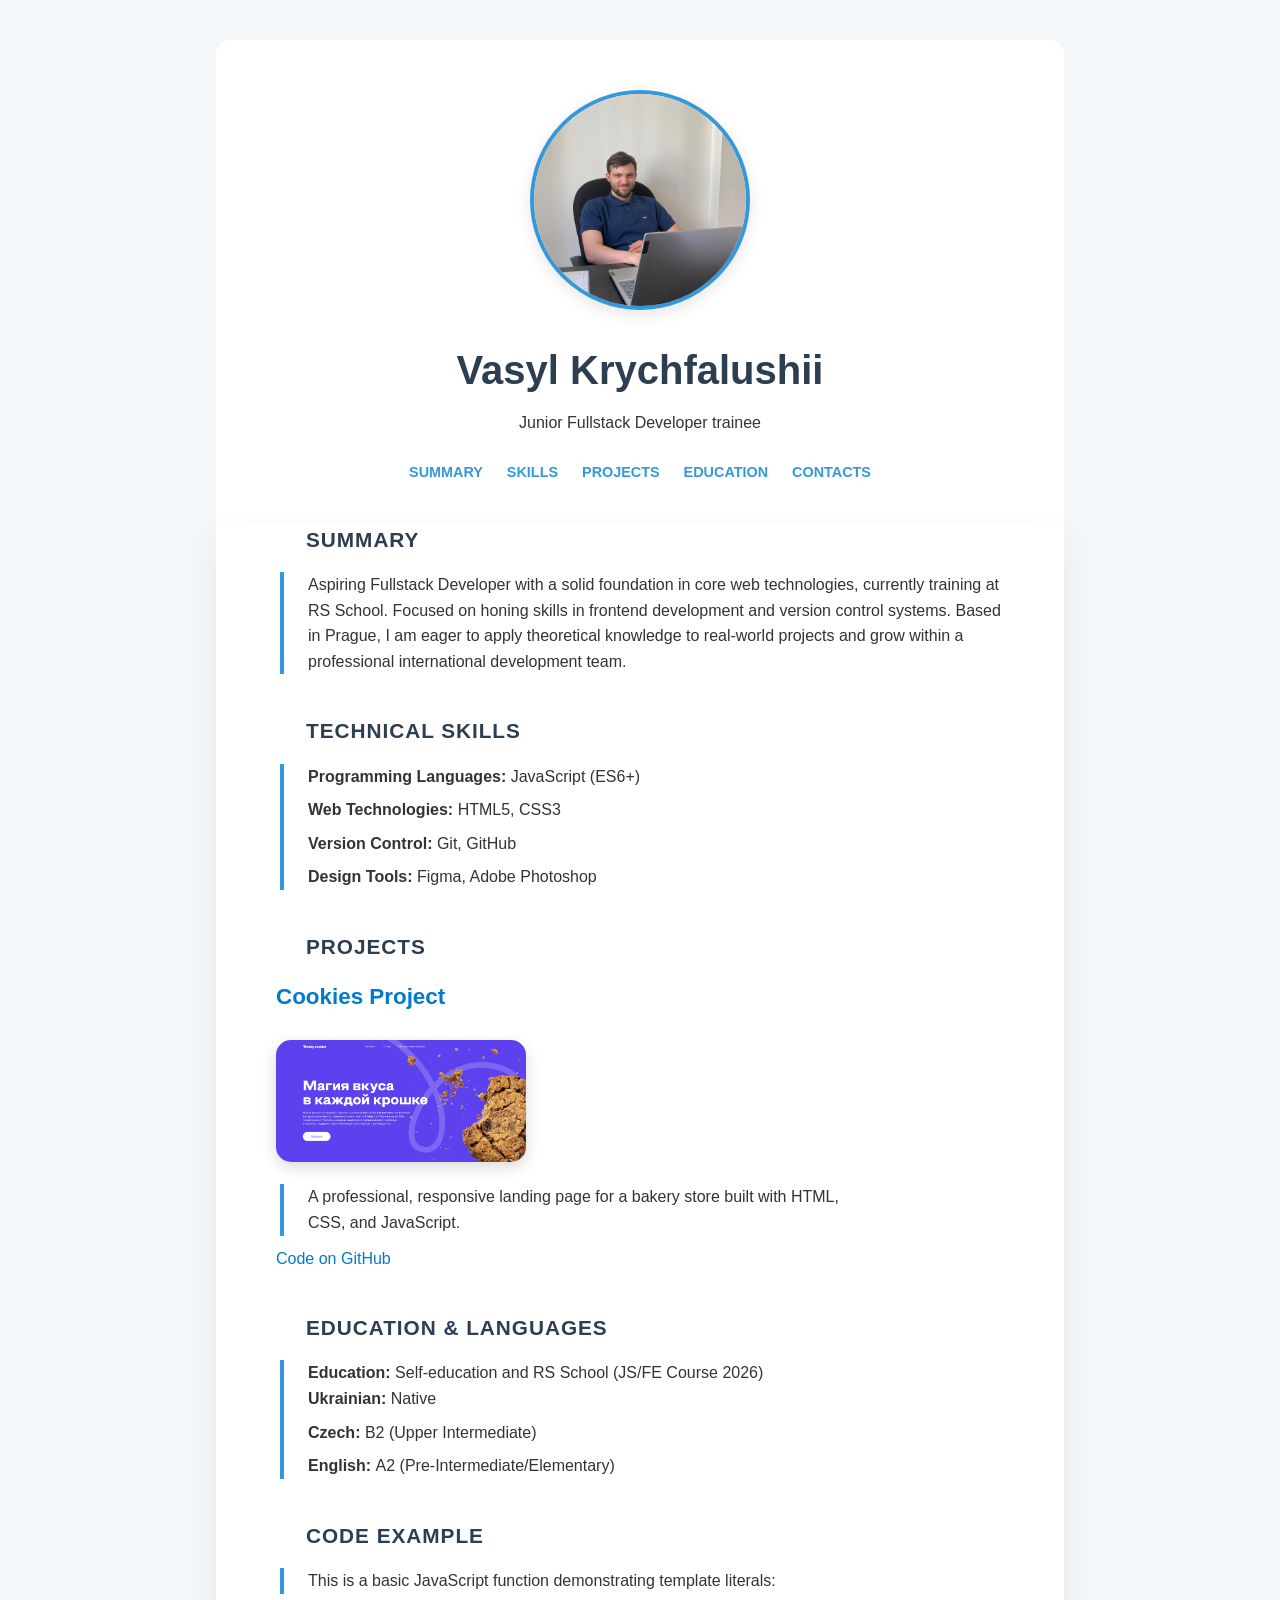
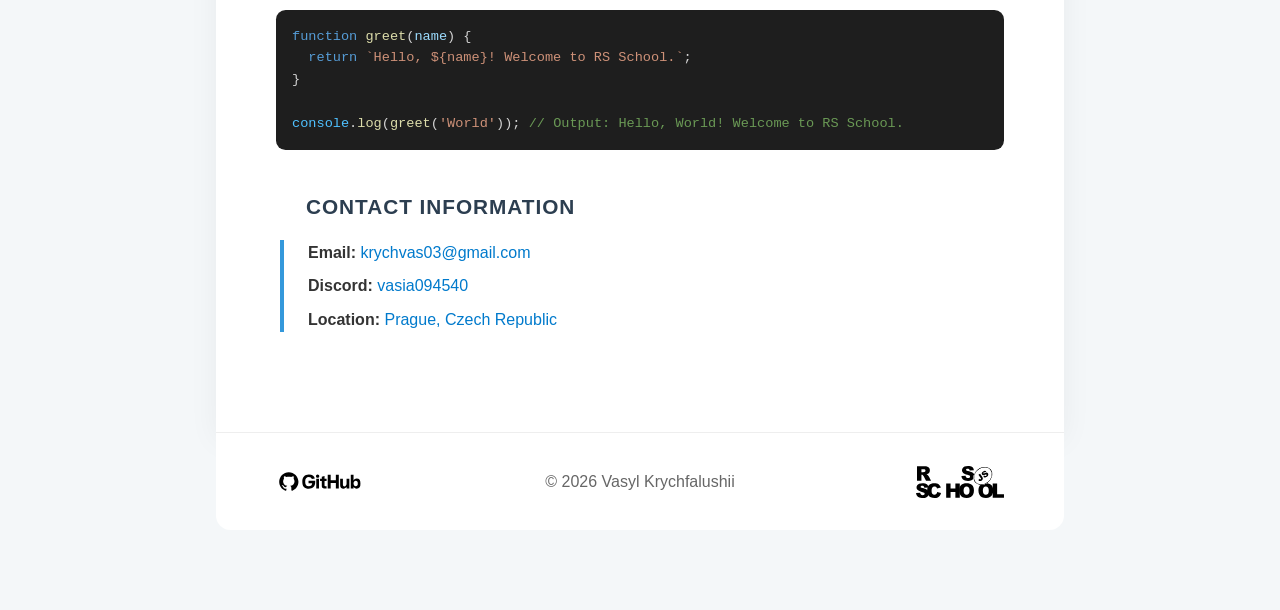
<file: index.html>
<!DOCTYPE html>
<html lang="en">
<head>
    <meta charset="UTF-8">
    <meta name="viewport" content="width=device-width, initial-scale=1.0">
    <title>CV - Vasyl Krychfalushii</title>
    <link rel="stylesheet" href="style.css">
</head>
<body>

    <header>
        <img src="img/my-photo.jpeg" alt="Vasyl Krychfalushii Avatar" class="profile-photo">

        <h1>Vasyl Krychfalushii</h1>
        <p>Junior Fullstack Developer trainee</p>

        <nav>
            <ul>
                <li><a href="#summary">Summary</a></li>
                <li><a href="#skills">Skills</a></li>
                <li><a href="#projects">Projects</a></li>
                <li><a href="#education">Education</a></li>
                <li><a href="#contacts">Contacts</a></li>
            </ul>
        </nav>
    </header>

    <main>
        <section id="summary">
            <h2>Summary</h2>
            <p>Aspiring Fullstack Developer with a solid foundation in core web technologies, currently training at RS School. Focused on honing skills in frontend development and version control systems. Based in Prague, I am eager to apply theoretical knowledge to real-world projects and grow within a professional international development team.</p>
        </section>

        <section id="skills">
            <h2>Technical Skills</h2>
            <ul>
                <li><strong>Programming Languages:</strong> JavaScript (ES6+)</li>
                <li><strong>Web Technologies:</strong> HTML5, CSS3</li>
                <li><strong>Version Control:</strong> Git, GitHub</li>
                <li><strong>Design Tools:</strong> Figma, Adobe Photoshop</li>
            </ul>
        </section>

        <section class="section section-projects" id="projects">
    <div class="container">
        <h2 class="section-title">PROJECTS</h2>
        
        <div class="featured-project">
            <h3 class="featured-project-title">
                <a href="https://krychvas.github.io/cookies-project/" target="_blank">Cookies Project</a>
            </h3>

            <a href="https://krychvas.github.io/cookies-project/" target="_blank">
                <img src="img/cookies-project-thumbnail.png" alt="Cookies Project Thumbnail" width="300">
            </a>
            
            <div class="featured-project-details">
                <p class="featured-project-description">
                    A professional, responsive landing page for a bakery store built with HTML, CSS, and JavaScript. 
                </p>
                <a href="https://github.com/KrychVas/cookies-project" target="_blank">Code on GitHub</a>
            </div>
        </div>
    </div>
</section>

        <section id="education">
            <h2>Education &amp; Languages</h2>
            <p><strong>Education:</strong> Self-education and RS School (JS/FE Course 2026)</p>
            <ul>
                <li><strong>Ukrainian:</strong> Native</li>
                <li><strong>Czech:</strong> B2 (Upper Intermediate)</li>
                <li><strong>English:</strong> А2 (Pre-Intermediate/Elementary)</li>
            </ul>
        </section>

        <section id="code-example-section">
            <h2>Code Example</h2>
            <p>This is a basic JavaScript function demonstrating template literals:</p>
            <div id="code-example">
                <pre><code><span class="keyword">function</span> <span class="function">greet</span>(<span class="parameter">name</span>) {
  <span class="keyword">return</span> <span class="string">`Hello, ${name}! Welcome to RS School.`</span>;
}

<span class="variable">console</span>.<span class="method">log</span>(<span class="function">greet</span>(<span class="string">'World'</span>)); <span class="comment">// Output: Hello, World! Welcome to RS School.</span></code></pre>
            </div>
        </section>

        <section id="contacts">
            <h2>Contact Information</h2>
            <ul class="contact-list">
    <li>
        <strong>Email:</strong>
        <a href="mailto:krychvas03@gmail.com">krychvas03@gmail.com</a>
    </li>
    <li>
        <strong>Discord:</strong>
        <a href="https://discord.com/users/vasia094540" target="_blank" rel="noopener noreferrer">vasia094540</a>
    </li>
    <li>
        <strong>Location:</strong>
        <a href="https://www.google.com/maps/place/Prague" target="_blank" rel="noopener noreferrer">Prague, Czech Republic</a>
    </li>
</ul>
        </section>
    </main>

<footer>
    <div class="footer-container">
        <a href="https://github.com/KrychVas" target="_blank" class="github-link">
            <img src="img/github-logo.svg" alt="GitHub Profile">
        </a>

        <span class="footer-year">© 2026 Vasyl Krychfalushii</span>

        <a href="https://rs.school/courses/javascript" target="_blank" class="rs-link">
            <img src="img/rs-school-logo.svg" alt="RS School Logo" class="rs-logo">
        </a>
    </div>
</footer>

</body>
</html>
</body>
</html>
</file>
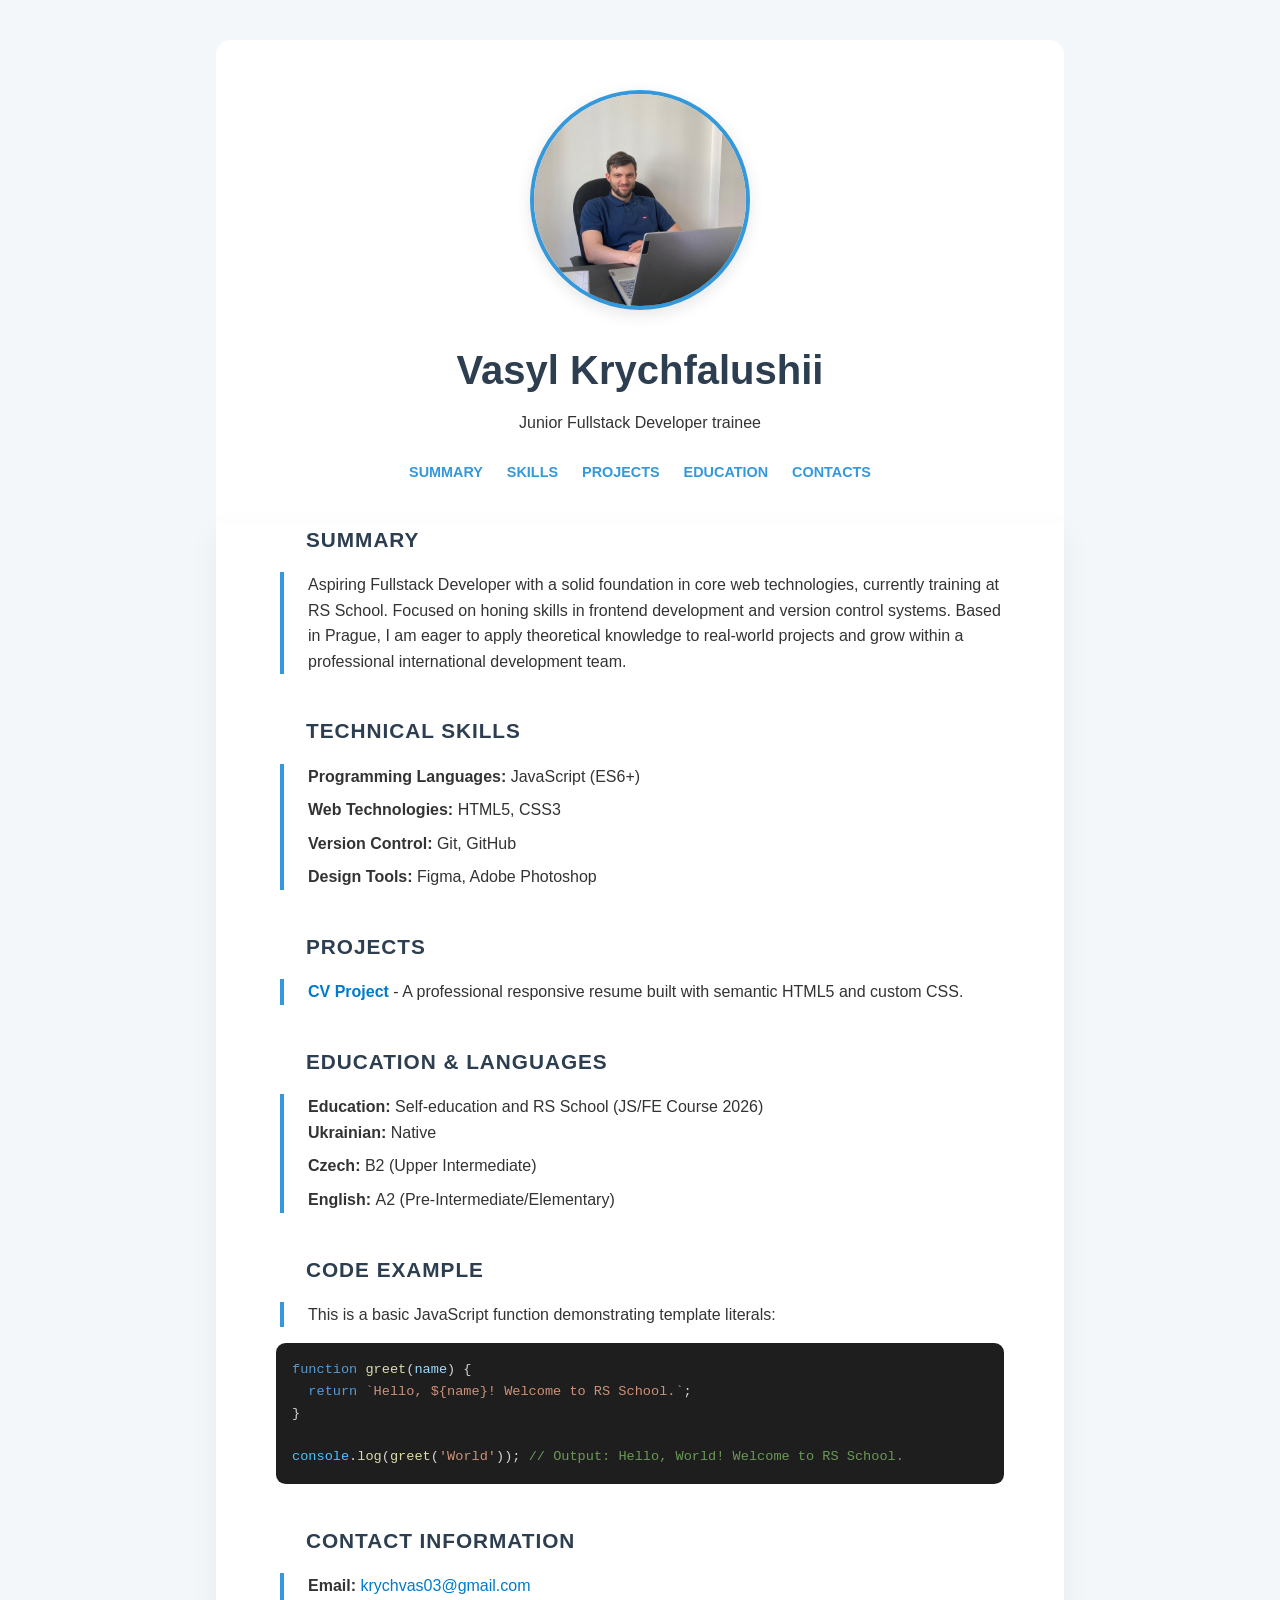
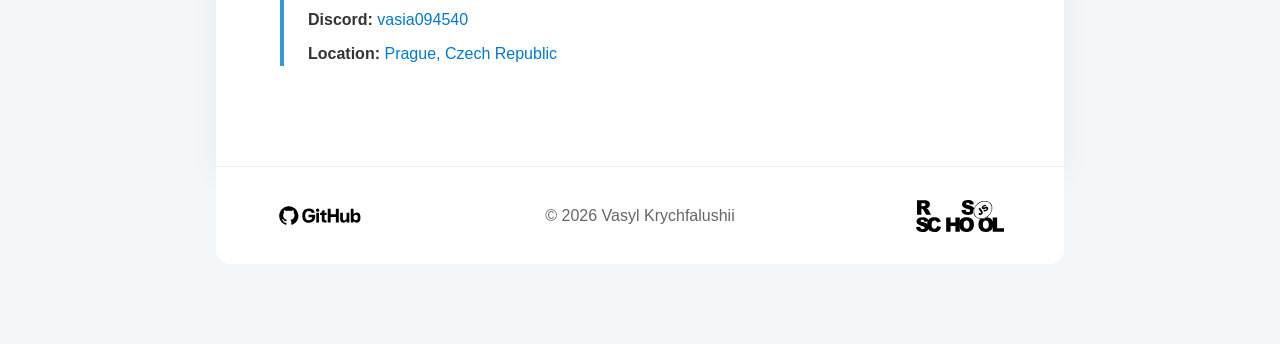
<file: cv/index.html>
<!DOCTYPE html>
<html lang="en">
<head>
    <meta charset="UTF-8">
    <meta name="viewport" content="width=device-width, initial-scale=1.0">
    <title>CV - Vasyl Krychfalushii</title>
    <link rel="stylesheet" href="style.css">
</head>
<body>

    <header>
        <img src="img/my-photo.jpeg" alt="Vasyl Krychfalushii Avatar" class="profile-photo">

        <h1>Vasyl Krychfalushii</h1>
        <p>Junior Fullstack Developer trainee</p>

        <nav>
            <ul>
                <li><a href="#summary">Summary</a></li>
                <li><a href="#skills">Skills</a></li>
                <li><a href="#projects">Projects</a></li>
                <li><a href="#education">Education</a></li>
                <li><a href="#contacts">Contacts</a></li>
            </ul>
        </nav>
    </header>

    <main>
        <section id="summary">
            <h2>Summary</h2>
            <p>Aspiring Fullstack Developer with a solid foundation in core web technologies, currently training at RS School. Focused on honing skills in frontend development and version control systems. Based in Prague, I am eager to apply theoretical knowledge to real-world projects and grow within a professional international development team.</p>
        </section>

        <section id="skills">
            <h2>Technical Skills</h2>
            <ul>
                <li><strong>Programming Languages:</strong> JavaScript (ES6+)</li>
                <li><strong>Web Technologies:</strong> HTML5, CSS3</li>
                <li><strong>Version Control:</strong> Git, GitHub</li>
                <li><strong>Design Tools:</strong> Figma, Adobe Photoshop</li>
            </ul>
        </section>

        <section id="projects">
            <h2>Projects</h2>
            <ul>
                <li>
                    <strong><a href="https://github.com/KrychVas/rsschool-cv">CV Project</a></strong> -
                    A professional responsive resume built with semantic HTML5 and custom CSS.
                </li>
            </ul>
        </section>

        <section id="education">
            <h2>Education &amp; Languages</h2>
            <p><strong>Education:</strong> Self-education and RS School (JS/FE Course 2026)</p>
            <ul>
                <li><strong>Ukrainian:</strong> Native</li>
                <li><strong>Czech:</strong> B2 (Upper Intermediate)</li>
                <li><strong>English:</strong> А2 (Pre-Intermediate/Elementary)</li>
            </ul>
        </section>

        <section id="code-example-section">
            <h2>Code Example</h2>
            <p>This is a basic JavaScript function demonstrating template literals:</p>
            <div id="code-example">
                <pre><code><span class="keyword">function</span> <span class="function">greet</span>(<span class="parameter">name</span>) {
  <span class="keyword">return</span> <span class="string">`Hello, ${name}! Welcome to RS School.`</span>;
}

<span class="variable">console</span>.<span class="method">log</span>(<span class="function">greet</span>(<span class="string">'World'</span>)); <span class="comment">// Output: Hello, World! Welcome to RS School.</span></code></pre>
            </div>
        </section>

        <section id="contacts">
            <h2>Contact Information</h2>
            <ul class="contact-list">
    <li>
        <strong>Email:</strong>
        <a href="mailto:krychvas03@gmail.com">krychvas03@gmail.com</a>
    </li>
    <li>
        <strong>Discord:</strong>
        <a href="https://discord.com/users/vasia094540" target="_blank" rel="noopener noreferrer">vasia094540</a>
    </li>
    <li>
        <strong>Location:</strong>
        <a href="https://www.google.com/maps/place/Prague" target="_blank" rel="noopener noreferrer">Prague, Czech Republic</a>
    </li>
</ul>
        </section>
    </main>

<footer>
    <div class="footer-container">
        <a href="https://github.com/KrychVas" target="_blank" class="github-link">
            <img src="img/github-logo.svg" alt="GitHub Profile">
        </a>

        <span class="footer-year">© 2026 Vasyl Krychfalushii</span>

        <a href="https://rs.school/js/" target="_blank" class="rs-link">
            <img src="img/rs-school-logo.svg" alt="RS School Logo" class="rs-logo">
        </a>
    </div>
</footer>

</body>
</html>
</file>
<file: style.css>
* {
    margin: 0;
    padding: 0;
    box-sizing: border-box;
}

html {
    scroll-behavior: smooth;
}

body {
    font-family: 'Segoe UI', Arial, sans-serif;
    line-height: 1.6;
    color: #333;
    background-color: #f4f7f9;
    padding: 2.5rem 1.25rem;
}

header, main, footer {
    max-width: 53rem; /* 848px */
    margin: 0 auto;
    background: #fff;
    padding: 0 3.75rem; /* 60px */
}

header {
    padding-top: 3.125rem;
    padding-bottom: 1.875rem;
    text-align: center;
    border-radius: 0.9rem 0.9rem 0 0;
}

main {
    padding-bottom: 3.75rem;
    box-shadow: 0 0.6rem 1.8rem rgba(0,0,0,0.05);
}

.profile-photo {
    width: 13.75rem; /* 220px - солідне велике фото */
    height: 13.75rem;
    border-radius: 50%;
    object-fit: cover;
    border: 0.3rem solid #3498db;
    margin-bottom: 1.25rem;
    box-shadow: 0 0.3rem 1rem rgba(0,0,0,0.1);
}

h1 {
    font-size: 2.5rem;
    color: #2c3e50;
    margin-bottom: 0.5rem;
}

nav ul {
    display: flex;
    justify-content: center;
    gap: 1.5rem;
    list-style: none;
    margin-top: 1.5rem;
    flex-wrap: wrap;
}

nav a {
    text-decoration: none;
    color: #3498db;
    font-weight: 600;
    font-size: 0.9rem;
    text-transform: uppercase;
    transition: color 0.3s;
}

nav a:hover {
    color: #2980b9;
}

section {
    margin-bottom: 2.5rem;
}

section h2 {
    color: #2c3e50;
    font-size: 1.3rem;
    margin-bottom: 1rem;
    text-transform: uppercase;
    letter-spacing: 0.06rem;
    margin-left: 1.875rem;
}

section p, section ul {
    border-left: 0.25rem solid #3498db; /* 4px */
    padding-left: 1.5rem;
    margin-left: 0.25rem;
}

ul { list-style: none; }
li { margin-bottom: 0.5rem; }

.featured-project {
    display: flex;
    flex-direction: column;
    align-items: flex-start;
    gap: 15px;
    margin-bottom: 40px;
}

.featured-project img {
    width: 250px;
    height: auto;
    border-radius: 15px;
    box-shadow: 0 5px 15px rgba(0, 0, 0, 0.15);
    transition: transform 0.3s ease;
}

.featured-project img:hover {
    transform: scale(1.02);
}

.featured-project-details {
    width: 100%;
}

.featured-project-title {
    margin: 0 0 10px 0;
    font-size: 1.4rem;
}

.featured-project-description {
    margin-bottom: 10px;
    max-width: 600px;
}

pre {
    background: #1e1e1e;
    color: #d4d4d4;
    padding: 1rem;
    border-radius: 0.6rem;
    font-family: 'Consolas', monospace;
    font-size: 0.85rem;
    overflow-x: auto;
    margin-top: 1rem;
    width: 100%;
    white-space: pre-wrap;
    word-wrap: break-word;
}

.keyword { color: #569cd6; }
.function { color: #dcdcaa; }
.parameter { color: #9cdcfe; }
.string { color: #ce9178; }
.variable { color: #4fc1ff; }
.method { color: #dcdcaa; }
.comment { color: #6a9955; }

main a {
    color: #007acc;
    text-decoration: none;
    transition: color 0.3s;
}

main a:hover {
    color: #005a9e;
    text-decoration: underline;
}

footer {
    padding: 2rem 3.75rem;
    border-top: 1px solid #eee;
    border-radius: 0 0 0.9rem 0.9rem;
    margin-bottom: 2.5rem;
}

.footer-container {
    display: flex;
    justify-content: space-between;
    align-items: center;
}

.footer-container > * {
    flex: 1;
}

.github-link {
    display: flex;
    justify-content: flex-start;
}

.github-link img {
    width: 5.5rem;
    height: auto;
    transition: transform 0.3s;
}

.github-link:hover img {
    transform: scale(1.1);
}

.footer-year {
    text-align: center;
    font-weight: 400;
    color: #666;
    white-space: nowrap;
}

.rs-link {
    display: flex;
    justify-content: flex-end;
}

.rs-logo {
    width: 5.5rem;
    height: auto;
    transition: transform 0.3s;
}

.rs-link:hover .rs-logo {
    transform: scale(1.1);
}

@media (max-width: 768px) {
    header, main, footer {
        padding: 1.5rem 2rem;
    }

    section h2 {
        margin-left: 0;
    }

    section p, section ul {
        margin-left: 0;
        padding-left: 1rem;
    }

    .footer-container {
        flex-direction: column;
        gap: 1.5rem;
        text-align: center;
    }

    .github-link, .rs-link {
        justify-content: center;
    }
}

@media (max-width: 480px) {
    h1 { font-size: 1.8rem; }
    .profile-photo { width: 10rem; height: 10rem; }
}
</file>
<file: cv/style.css>
* {
    margin: 0;
    padding: 0;
    box-sizing: border-box;
}

html {
    scroll-behavior: smooth;
}

body {
    font-family: 'Segoe UI', Arial, sans-serif;
    line-height: 1.6;
    color: #333;
    background-color: #f4f7f9;
    padding: 2.5rem 1.25rem;
}

header, main, footer {
    max-width: 53rem; /* 848px */
    margin: 0 auto;
    background: #fff;
    padding: 0 3.75rem; /* 60px */
}

header {
    padding-top: 3.125rem;
    padding-bottom: 1.875rem;
    text-align: center;
    border-radius: 0.9rem 0.9rem 0 0;
}

main {
    padding-bottom: 3.75rem;
    box-shadow: 0 0.6rem 1.8rem rgba(0,0,0,0.05);
}

.profile-photo {
    width: 13.75rem; /* 220px - солідне велике фото */
    height: 13.75rem;
    border-radius: 50%;
    object-fit: cover;
    border: 0.3rem solid #3498db;
    margin-bottom: 1.25rem;
    box-shadow: 0 0.3rem 1rem rgba(0,0,0,0.1);
}

h1 {
    font-size: 2.5rem;
    color: #2c3e50;
    margin-bottom: 0.5rem;
}

nav ul {
    display: flex;
    justify-content: center;
    gap: 1.5rem;
    list-style: none;
    margin-top: 1.5rem;
    flex-wrap: wrap;
}

nav a {
    text-decoration: none;
    color: #3498db;
    font-weight: 600;
    font-size: 0.9rem;
    text-transform: uppercase;
    transition: color 0.3s;
}

nav a:hover {
    color: #2980b9;
}

section {
    margin-bottom: 2.5rem;
}

section h2 {
    color: #2c3e50;
    font-size: 1.3rem;
    margin-bottom: 1rem;
    text-transform: uppercase;
    letter-spacing: 0.06rem;
    margin-left: 1.875rem;
}

section p, section ul {
    border-left: 0.25rem solid #3498db; /* 4px */
    padding-left: 1.5rem;
    margin-left: 0.25rem;
}

ul { list-style: none; }
li { margin-bottom: 0.5rem; }

pre {
    background: #1e1e1e;
    color: #d4d4d4;
    padding: 1rem;
    border-radius: 0.6rem;
    font-family: 'Consolas', monospace;
    font-size: 0.85rem;
    overflow-x: auto;
    margin-top: 1rem;
    width: 100%;
    white-space: pre-wrap;
    word-wrap: break-word;
}

.keyword { color: #569cd6; }
.function { color: #dcdcaa; }
.parameter { color: #9cdcfe; }
.string { color: #ce9178; }
.variable { color: #4fc1ff; }
.method { color: #dcdcaa; }
.comment { color: #6a9955; }

main a {
    color: #007acc;
    text-decoration: none;
    transition: color 0.3s;
}

main a:hover {
    color: #005a9e;
    text-decoration: underline;
}

footer {
    padding: 2rem 3.75rem;
    border-top: 1px solid #eee;
    border-radius: 0 0 0.9rem 0.9rem;
    margin-bottom: 2.5rem;
}

.footer-container {
    display: flex;
    justify-content: space-between;
    align-items: center;
}

.footer-container > * {
    flex: 1;
}

.github-link {
    display: flex;
    justify-content: flex-start;
}

.github-link img {
    width: 5.5rem;
    height: auto;
    transition: transform 0.3s;
}

.github-link:hover img {
    transform: scale(1.1);
}

.footer-year {
    text-align: center;
    font-weight: 400;
    color: #666;
    white-space: nowrap;
}

.rs-link {
    display: flex;
    justify-content: flex-end;
}

.rs-logo {
    width: 5.5rem;
    height: auto;
    transition: transform 0.3s;
}

.rs-link:hover .rs-logo {
    transform: scale(1.1);
}

@media (max-width: 768px) {
    header, main, footer {
        padding: 1.5rem 2rem;
    }

    section h2 {
        margin-left: 0;
    }

    section p, section ul {
        margin-left: 0;
        padding-left: 1rem;
    }

    .footer-container {
        flex-direction: column;
        gap: 1.5rem;
        text-align: center;
    }

    .github-link, .rs-link {
        justify-content: center;
    }
}

@media (max-width: 480px) {
    h1 { font-size: 1.8rem; }
    .profile-photo { width: 10rem; height: 10rem; }
}
</file>
